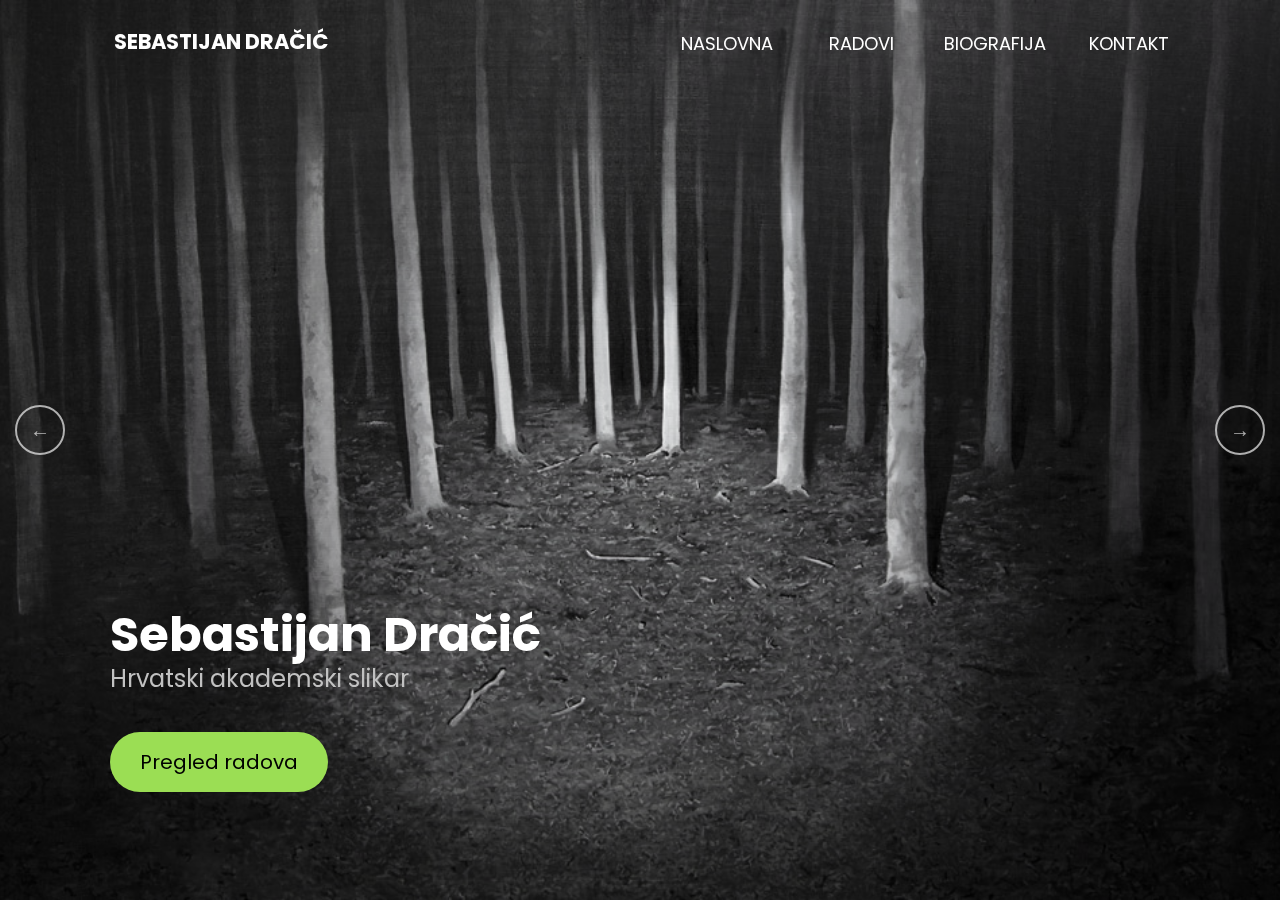
<file: index.html>
<!DOCTYPE html>

<html lang="hr">
<head>
    <meta charset="utf-8">
    <meta name="viewport" content="width=device-width, initial-scale=1, shrink-to-fit=no">
    <meta name="description" content="">
    <meta name="author" content="Patrik Stojsavljevic">
    <title>Sebastijan Dračić</title>
    <link href="css/vendors/bootstrap-reboot.css" rel="stylesheet">
    <link href="css/vendors/bootstrap-grid.css" rel="stylesheet">
    <link href="css/style.css" rel="stylesheet">
    <link rel="preconnect" href="https://fonts.googleapis.com">
    <link rel="preconnect" href="https://fonts.gstatic.com" crossorigin>
    <link href="https://fonts.googleapis.com/css2?family=Poppins:wght@400;700&display=swap" rel="stylesheet">
    <link rel="stylesheet" href="fontawesome-free-5.13.0-web/css/all.css" />

    <style>
        * {
            padding: 0;
            margin: 0;
            box-sizing: border-box;
        }

        .slider {
            width: 100vw;
            height: 100vh;
            position: relative;
            overflow: hidden;
        }

        .slide {
            position: absolute;
            top: 0;
            left: 0;
            width: 100%;
            height: 100%;
            opacity: 0;
            transition: all 0.5s ease;
        }

        .current {
            opacity: 1;
        }

        .slide .content {
            position: absolute;
            bottom: 5%;
            left: -600px;
            background: rgba(255, 255, 255, 0.6);
            padding: 10px 25px;
            width: 40%;
            line-height: 1.6;
            font-size: 14px;
            border-radius: 5px;
            opacity: 0;
            transition: all 0.7s ease-in-out 0.3s;
        }

        .buttons {
            position: absolute;
            top: 45%;
            left: 0;
            right: 0;
        }

        .next-btn,
        .prev-btn {
            width: 50px;
            height: 50px;
            border-radius: 50%;
            border: 2px solid #f1f1f1;
            color: #f1f1f1;
            font-size: 20px;
            cursor: pointer;
            background: transparent;
            transition: all 0.3s ease;
            opacity: 0.7;
        }

        .next-btn {
            position: absolute;
            right: 15px;
        }

        .prev-btn {
            position: absolute;
            left: 15px;
        }

            .next-btn:hover,
            .prev-btn:hover {
                background-color: rgba(0,0,0,0.8);
                opacity: 0.7;
            }

        .slide {
            -webkit-filter: grayscale(100%);
            filter: grayscale(70%);
        }

            .slide:first-child {
                background: url("images/dracic_07.jpg") no-repeat center center/cover;
            }

            .slide:nth-child(2) {
                background: url("images/kob/theuniverseisindifferent2017uljenaplatnu.jpg") no-repeat center center/cover;
            }

            .slide:nth-child(3) {
                background: url("images/crveno more.jpg") no-repeat center center/cover;
            }

            .slide:nth-child(4) {
                background: url("images/22x1.125.png") no-repeat center center/cover;
            }

            .slide:nth-child(5) {
                background: url("images/gray/1x3.jpg") no-repeat center center/cover;
            }

        @media screen and (max-width: 768px) {
            .slide .content {
                width: 100%;
                bottom: -15%;
                left: 0;
            }

            .slide.current .content {
                opacity: 1;
                transform: translateY(0%);
                left: 0;
                bottom: 0%;
            }
        }
    </style>
</head>

<body>

    <nav class="nav container-fluid">
        <div class="row">
            <div class="nav-logo col-sm-12 col-md-6 col-lg-6">
                <div class="row">
                    <div class="col-xs-8 col-sm-8 col-md-12 col-lg-12">
                        <h2><a href="index.html">SEBASTIJAN DRAČIĆ</a></h2>
                    </div>
                    <div class="col-xs-4 col-sm-4 col-md-0 col-lg-0">
                        <a class="icon" href="#hamburger-icon" onclick="hamburgerDrop()">
                            <i class="fa fa-bars"></i>
                        </a>
                    </div>
                </div>
            </div>
            <div class="col-sm-12 col-md-6 col-lg-6 row" id="links">
                <div class="nav-element col-sm-12 col-md-3 col-lg-3">
                    <a href="index.html">NASLOVNA</a>
                </div>
                <div class="nav-element col-sm-12 col-md-3 col-lg-3">
                    <a href="radovi.html">RADOVI</a>
                </div>
                <div class="nav-element col-sm-12 col-md-3 col-lg-3">
                    <a href="biografija.html">BIOGRAFIJA</a>
                </div>
                <div class="nav-element col-sm-12 col-md-3 col-lg-3">
                    <a href="kontakt.html">KONTAKT</a>
                </div>
            </div>
        </div>
    </nav>

    <section class="slider">
        <div class="slide current">
        </div>
        <div class="slide">
        </div>
        <div class="slide">
        </div>
        <div class="slide">
        </div>
        <div class="slide">
        </div>
        <article class="naslovni col-sm-7 col-md-7 col-lg-7">
            <h2>Sebastijan Dračić</h2>
            <p>Hrvatski akademski slikar</p>
            <a href="radovi.html"><button>Pregled radova</button></a>
        </article>-->
    </section>
    <div class="buttons">
        <button class="prev-btn">&leftarrow;</button>
        <button class="next-btn">&rightarrow;</button>
    </div>

    <script src="js/main.js"></script>
    <script>

        // Global variable
        const slides = document.querySelectorAll(".slide");
        const nextBtn = document.querySelector(".next-btn");
        const prevBtn = document.querySelector(".prev-btn");

        const auto = true;
        const intervalTime = 5000;
        let slidesInterval;

        // Button click listener
        nextBtn.addEventListener("click", (e) => {
            nextSlide();
            if (auto) {
                //reset slide interval
                clearInterval(slidesInterval);

                slidesInterval = setInterval(nextSlide, intervalTime);
            }
        });

        prevBtn.addEventListener("click", (e) => {
            prevSlide();
            if (auto) {
                //reset slide interval
                clearInterval(slidesInterval);

                slidesInterval = setInterval(nextSlide, intervalTime);
            }
        });

        // let's go create a nextSlide function
        const nextSlide = () => {
            // Get current class
            const current = document.querySelector(".current");
            // remove current class
            current.classList.remove("current");
            // nextElementSibling for next slide
            if (current.nextElementSibling) {
                // jump current class in next div
                current.nextElementSibling.classList.add("current");
            } else {
                //reset slide
                slides[0].classList.add("current");
            }

            setTimeout(() => current.classList.remove("current"));
        };

        // let's go create a prevSlide function
        const prevSlide = () => {
            // Get current class
            const current = document.querySelector(".current");
            // remove current class
            current.classList.remove("current");
            // previousElementSibling for prev slide
            if (current.previousElementSibling) {
                // jump current class in previous div
                current.previousElementSibling.classList.add("current");
            } else {
                //reset slide
                slides[slides.length - 1].classList.add("current");
            }

            setTimeout(() => current.classList.remove("current"));
        };

        if (auto) {
            slidesInterval = setInterval(nextSlide, intervalTime);
        }
    </script>
</body>

</html>
</file>
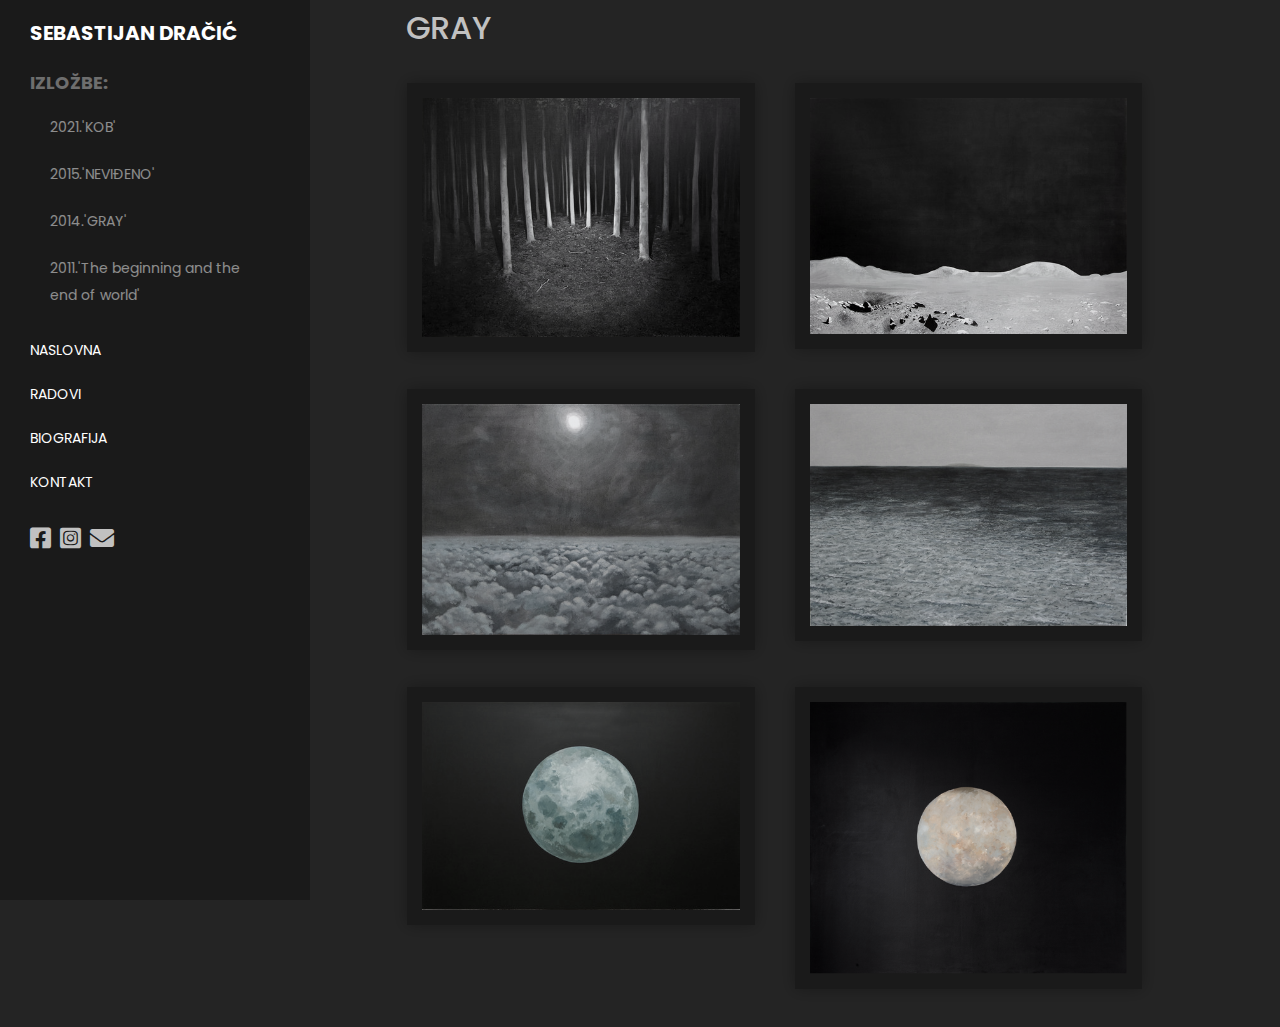
<file: gray.html>
<!DOCTYPE html>

<html lang="hr">
<head>
    <meta charset="utf-8">
    <meta name="viewport" content="width=device-width, initial-scale=1, shrink-to-fit=no">
    <meta name="description" content="navigacija">
    <meta name="author" content="Patrik Stojsavljevic">
    <title>Sebastijan Dračić</title>
    <link href="css/vendors/bootstrap-reboot.css" rel="stylesheet">
    <link rel="stylesheet" type="text/css" href="css/bootstrap.min.css">
    <link href="css/vendors/bootstrap-grid.css" rel="stylesheet">
    <link href="css/style.css" rel="stylesheet">
    <link rel="preconnect" href="https://fonts.googleapis.com">
    <link rel="preconnect" href="https://fonts.gstatic.com" crossorigin>
    <link href="https://fonts.googleapis.com/css2?family=Poppins:wght@400;700&display=swap" rel="stylesheet">
    <link rel="stylesheet" href="fontawesome-free-5.13.0-web/css/all.css" />
</head>

<body>
    <div class="container-fluid row">
        <nav class="bocna col-sm-12 col-md-4 col-lg-3">
            <div class="column">
                <div class="nav-logo col-sm-12 col-md-12 col-lg-12">
                    <div class="row">
                        <div class="col-xs-8 col-sm-8 col-md-12 col-lg-12">
                            <h2><a href="index.html">SEBASTIJAN DRAČIĆ</a></h2>
                        </div>
                        <div class="col-xs-4 col-sm-4 col-md-0 col-lg-0">
                            <a class="icon" href="#hamburger-icon" onclick="hamburgerDrop()">
                                <i class="fa fa-bars"></i>
                            </a>
                        </div>
                    </div>
                </div>
                <div class="col-sm-12 col-md-12 col-lg-12 column" id="izlozbe">
                    <h2>IZLOŽBE:</h2>
                    <div class="nav-element col-sm-12 col-md-12 col-lg-12">
                        <a href="radovi.html">2021.'KOB'</a>
                    </div>
                    <div class="nav-element col-sm-12 col-md-12 col-lg-12">
                        <a href="nevideno.html">2015.'NEVIĐENO'</a>
                    </div>
                    <div class="nav-element col-sm-12 col-md-12 col-lg-12">
                        <a href="gray.html">2014.'GRAY'</a>
                    </div>
                    <div class="nav-element col-sm-12 col-md-12 col-lg-12">
                        <a href="world.html">2011.'The beginning and the end of world'</a>
                    </div>
                </div>
                <div class="col-sm-12 col-md-6 col-lg-5 column" id="links">
                    <div class="nav-element col-sm-12 col-md-3 col-lg-3">
                        <a href="index.html">NASLOVNA</a>
                    </div>
                    <div class="nav-element col-sm-12 col-md-3 col-lg-3">
                        <a href="radovi.html">RADOVI</a>
                    </div>
                    <div class="nav-element col-sm-12 col-md-3 col-lg-3">
                        <a href="biografija.html">BIOGRAFIJA</a>
                    </div>
                    <div class="nav-element col-sm-12 col-md-3 col-lg-3">
                        <a href="kontakt.html">KONTAKT</a>
                    </div>
                </div>
                <div class="media row" id="media">
                    <span class="fa-stack fa-2x col-sm-12 col-md-12 col-lg-12">
                        <a href="https://www.facebook.com/sebastian.dracic"><i class="fab fa-facebook-square"></i></a>
                        <a href="https://www.instagram.com/sebastijandracic/?hl=hr"><i class="fab fa-instagram-square"></i></a>
                        <a href="kontakt.html"><i class="fas fa-envelope"></i></a>
                    </span>
                </div>
            </div>
        </nav>
        <div class="col-sm-0 col-md-3 col-lg-3"></div>
        <div class="col-sm-12 col-md-9 col-lg-9">
            <div class="row">
                <div class="naziv-izlozbe col-sm-12 col-md-12 col-lg-12">
                    <h2>GRAY</h2>
                </div>
                <div class="rad col-sm-0 col-md-2 col-lg-1">
                </div>
                <div class="rad col-sm-12 col-md-5 col-lg-5">
                    <img id="myImg" class="gallery-item" src="images/gray/5.jpg" title="Pogled u tamu" alt="Sebastijan Dračić, 2013, ulje na platnu, 150x200 cm"/>
                </div>
                <div class="rad col-sm-12 col-md-5 col-lg-5">
                    <img id="myImg" class="gallery-item" src="images/gray/6.jpg" title="Život je težak na drugim planetima" alt="Sebastijan Dračić, 2013, ulje na platnu, 150x200 cm"/>
                </div>
                <div class="rad col-xs-0 col-sm-0 col-md-0 col-lg-1">
                </div>
                <div class="rad col-sm-0 col-md-2 col-lg-1">
                </div>
                <div class="rad col-xs-0 col-sm-12 col-md-5 col-lg-5">
                    <img id="myImg" class="gallery-item"  src="images/gray/1.jpg" title="U snovima" alt="Sebastijan Dračić, 2013, ulje na platnu, 150x170 cm"/>
                </div>
                <div class="rad col-sm-12 col-md-5 col-lg-5">
                    <img id="myImg" class="gallery-item" src="images/gray/4.jpg" title="Otok" alt="Sebastijan Dračić, 2014, ulje na platnu, 150x200 cm"/>
                </div>
                <div class="rad col-sm-0 col-md-0 col-lg-1">
                </div>
                <div class="rad col-xs-0 col-sm-0 col-md-2 col-lg-1">
                </div>
                <div class="rad col-sm-12 col-md-5 col-lg-5">
                    <img id="myImg" class="gallery-item" src="images/gray/2.jpg" title="Snovi" alt="Sebastijan Dračić, 2013, ulje na platnu, 150x170 cm"/>
                </div>
                <div class="rad col-sm-12 col-md-5 col-lg-5">
                    <img id="myImg" class="gallery-item" src="images/gray/In-dramsx0.4.png" title="U snovima" alt="Sebastijan Dračić, 2013, ulje na platnu, 150x170 cm"/>
                </div>
            </div>
        </div>
    </div>

    <div class="modal fade" id="gallery-modal" tabindex="-1" aria-labelledby="exampleModalLabel" aria-hidden="true">
        <div class="modal-dialog modal-dialog-centered modal-lg">
            <div class="modal-content">
                <div class="modal-header">
                    <h4 id="title"></h4>
                    <button type="button" class="btn-close" data-bs-dismiss="modal" aria-label="Close" style="font-size: 18px; background-color: #9BDE54;"></button>
                </div>
                <div class="modal-body">
                    <img src="images/kob/dracic_02.jpg" class="modal-img" alt="modal img">
                    <p id="text" style="padding: 5px;"></p>
                </div>
            </div>
        </div>
    </div>

    <script src="js/bootstrap.bundle.min.js"></script>
    <script src="js/main.js"></script>
</body>

</html>
</file>
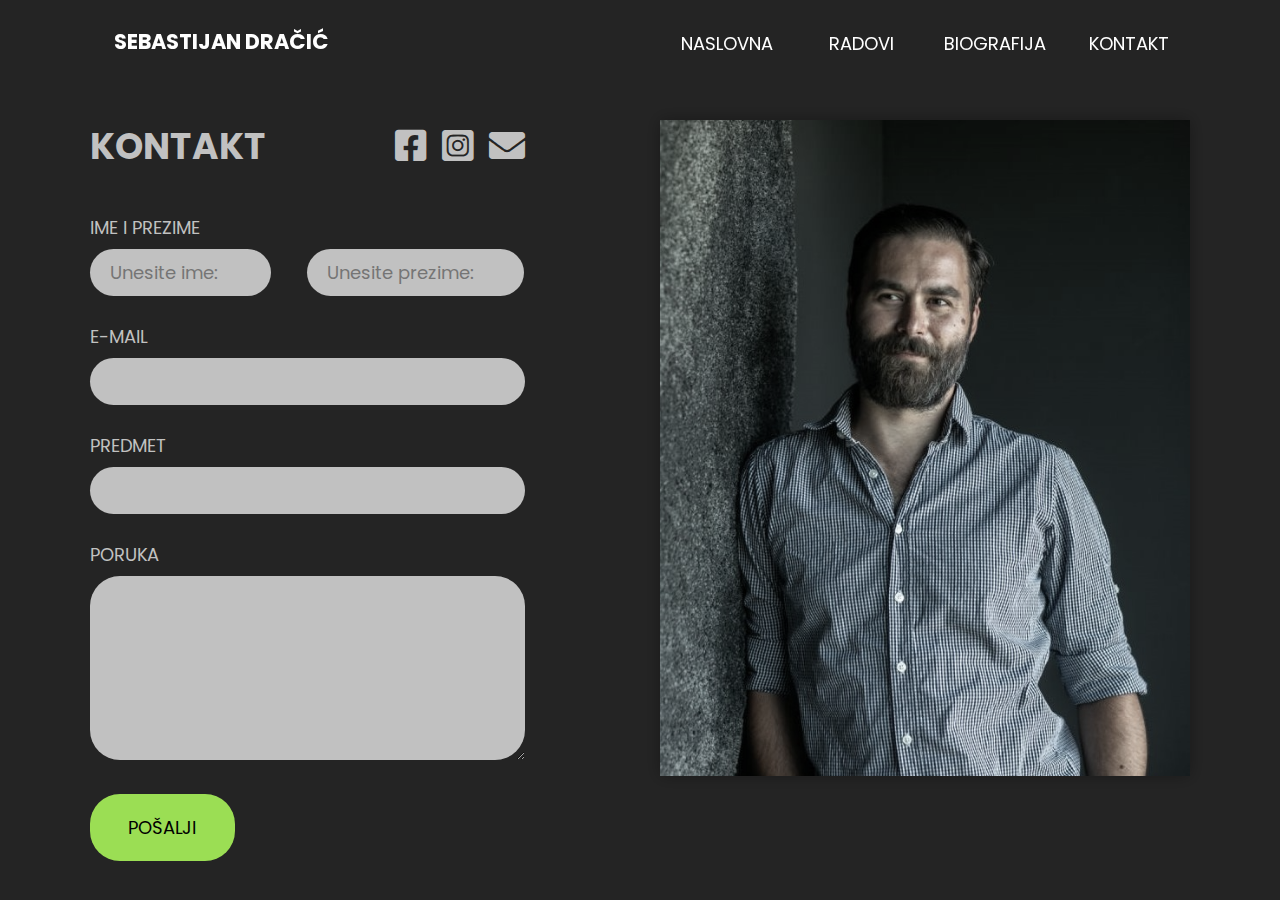
<file: kontakt.html>
<!DOCTYPE html>

<html lang="hr">
<head>
    <meta charset="utf-8">
    <meta name="viewport" content="width=device-width, initial-scale=1, shrink-to-fit=no">
    <meta name="description" content="">
    <meta name="author" content="Patrik Stojsavljevic">
    <title>Sebastijan Dračić</title>
    <link href="css/vendors/bootstrap-reboot.css" rel="stylesheet">
    <link href="css/vendors/bootstrap-grid.css" rel="stylesheet">
    <link href="css/style.css" rel="stylesheet">
    <link rel="preconnect" href="https://fonts.googleapis.com">
    <link rel="preconnect" href="https://fonts.gstatic.com" crossorigin>
    <link href="https://fonts.googleapis.com/css2?family=Poppins:wght@400;700&display=swap" rel="stylesheet">
    <link rel="stylesheet" href="fontawesome-free-5.13.0-web/css/all.css" />
</head>

<body>
    <nav class="nav container-fluid">
        <div class="row">
            <div class="nav-logo col-sm-12 col-md-6 col-lg-6">
                <div class="row">
                    <div class="col-xs-8 col-sm-8 col-md-12 col-lg-12">
                        <h2><a href="index.html">SEBASTIJAN DRAČIĆ</a></h2>
                    </div>
                    <div class="col-xs-4 col-sm-4 col-md-0 col-lg-0">
                        <a class="icon" href="#hamburger-icon" onclick="hamburgerDrop()">
                            <i class="fa fa-bars"></i>
                        </a>
                    </div>
                </div>
            </div>
            <div class="col-sm-12 col-md-6 col-lg-6 row" id="links">
                <div class="nav-element col-sm-12 col-md-3 col-lg-3">
                    <a href="index.html">NASLOVNA</a>
                </div>
                <div class="nav-element col-sm-12 col-md-3 col-lg-3">
                    <a href="radovi.html">RADOVI</a>
                </div>
                <div class="nav-element col-sm-12 col-md-3 col-lg-3">
                    <a href="biografija.html">BIOGRAFIJA</a>
                </div>
                <div class="nav-element col-sm-12 col-md-3 col-lg-3">
                    <a href="kontakt.html">KONTAKT</a>
                </div>
            </div>
        </div>
    </nav>

    <section class="forma container">
        <div class="row">
            <form class="col-sm-12 col-md-12 col-lg-5">
                <div class="row">
                    <div class="col-xs-6 col-sm-6 col-md-6 col-lg-6">
                        <h3>KONTAKT</h3>
                    </div>
                    <div class="media col-xs-4 col-sm-6 col-md-6 col-lg-6 row" style="text-align: right">
                        <span class="col-sm-12 col-md-12 col-lg-12">
                            <a href="https://www.facebook.com/sebastian.dracic"><i class="fab fa-facebook-square"></i></a>
                            <a href="https://www.instagram.com/sebastijandracic/?hl=hr"><i class="fab fa-instagram-square"></i></a>
                            <a href="kontakt.html"><i class="fas fa-envelope"></i></a>
                        </span>
                    </div>
                </div>
                <label for="ime">IME I PREZIME</label><br>
                <input class="col-sm-12 col-md-5 col-lg-5" style="margin-right: 7%;" type="text" id="ime" name="ime" placeholder="Unesite ime:">
                <input class="col-sm-12 col-md-6 col-lg-6" type="text" id="prezime" name="prezime" placeholder="Unesite prezime:"><br><br>
                <label for="mail">E-MAIL</label><br />
                <input class="col-lg-12" type="email" id="mail" name="mail" /><br /><br />
                <label for="predmet">PREDMET</label><br />
                <input class="col-lg-12" type="text" id="predmet" name="predmet" /><br /><br />
                <label dor="poruka">PORUKA</label><br />
                <textarea class="col-lg-12" style="height: 28%" id="poruka" name="poruka"></textarea><br /><br />
                <input class="col-lg-4" type="submit" id="posalji" value="POŠALJI">
            </form>
            <div class="col-md-0 col-lg-1"></div>
            <div class="kontaktSlika offset-md-1 col-sm-0 col-md-0 col-lg-6">
                <img src="images/sebastijandracic2.jpg">
            </div>
        </div> 
    </section>

    <script src="js/main.js"></script>
</body>

</html>
</file>
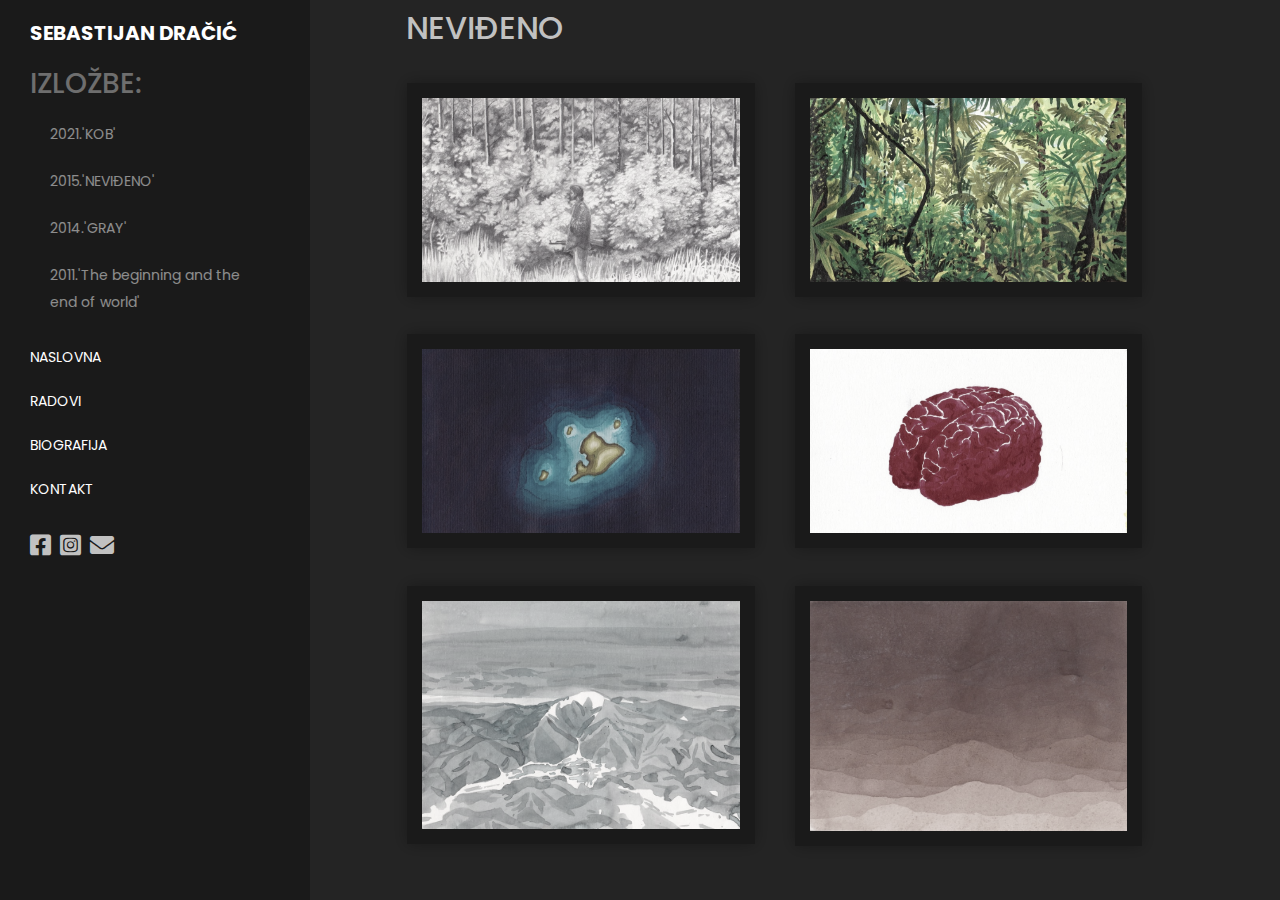
<file: nevideno.html>
<!DOCTYPE html>

<html lang="hr">
<head>
    <meta charset="utf-8">
    <meta name="viewport" content="width=device-width, initial-scale=1, shrink-to-fit=no">
    <meta name="description" content="navigacija">
    <meta name="author" content="Patrik Stojsavljevic">
    <title>Sebastijan Dračić</title>
    <link href="css/vendors/bootstrap-reboot.css" rel="stylesheet">
    <link rel="stylesheet" type="text/css" href="css/bootstrap.min.css">
    <link href="css/vendors/bootstrap-grid.css" rel="stylesheet">
    <link href="css/style.css" rel="stylesheet">
    <link rel="preconnect" href="https://fonts.googleapis.com">
    <link rel="preconnect" href="https://fonts.gstatic.com" crossorigin>
    <link href="https://fonts.googleapis.com/css2?family=Poppins:wght@400;700&display=swap" rel="stylesheet">
    <link rel="stylesheet" href="fontawesome-free-5.13.0-web/css/all.css" />
</head>

<body>
    <div class="container-fluid row">
        <nav class="bocna col-sm-12 col-md-4 col-lg-3">
            <div class="column">
                <div class="nav-logo col-sm-12 col-md-12 col-lg-12">
                    <div class="row">
                        <div class="col-xs-8 col-sm-8 col-md-12 col-lg-12">
                            <h2><a href="index.html">SEBASTIJAN DRAČIĆ</a></h2>
                        </div>
                        <div class="col-xs-4 col-sm-4 col-md-0 col-lg-0">
                            <a class="icon" href="#hamburger-icon" onclick="hamburgerDrop()">
                                <i class="fa fa-bars"></i>
                            </a>
                        </div>
                    </div>
                </div>
                <div class="col-sm-12 col-md-12 col-lg-12 column" id="izlozbe">
                    <h3>IZLOŽBE:</h3>
                    <div class="nav-element col-sm-12 col-md-12 col-lg-12">
                        <a href="radovi.html">2021.'KOB'</a>
                    </div>
                    <div class="nav-element col-sm-12 col-md-12 col-lg-12">
                        <a href="nevideno.html">2015.'NEVIĐENO'</a>
                    </div>
                    <div class="nav-element col-sm-12 col-md-12 col-lg-12">
                        <a href="gray.html">2014.'GRAY'</a>
                    </div>
                    <div class="nav-element col-sm-12 col-md-12 col-lg-12">
                        <a href="world.html">2011.'The beginning and the end of world'</a>
                    </div>
                </div>
                <div class="col-sm-12 col-md-6 col-lg-5 column" id="links">
                    <div class="nav-element col-sm-12 col-md-3 col-lg-3">
                        <a href="index.html">NASLOVNA</a>
                    </div>
                    <div class="nav-element col-sm-12 col-md-3 col-lg-3">
                        <a href="radovi.html">RADOVI</a>
                    </div>
                    <div class="nav-element col-sm-12 col-md-3 col-lg-3">
                        <a href="biografija.html">BIOGRAFIJA</a>
                    </div>
                    <div class="nav-element col-sm-12 col-md-3 col-lg-3">
                        <a href="kontakt.html">KONTAKT</a>
                    </div>
                </div>
                <div class="media row" id="media">
                    <span class="fa-stack fa-2x col-sm-12 col-md-12 col-lg-12">
                        <a href="https://www.facebook.com/sebastian.dracic"><i class="fab fa-facebook-square"></i></a>
                        <a href="https://www.instagram.com/sebastijandracic/?hl=hr"><i class="fab fa-instagram-square"></i></a>
                        <a href="kontakt.html"><i class="fas fa-envelope"></i></a>
                    </span>
                </div>
            </div>
        </nav>
        <div class="col-sm-0 col-md-3 col-lg-3"></div>
        <div class="col-sm-12 col-md-9 col-lg-9">
            <div class="row">
                <div class="naziv-izlozbe col-sm-12 col-md-12 col-lg-12">
                    <h2>NEVIĐENO</h2>
                </div>
                <div class="rad col-sm-0 col-md-2 col-lg-1">
                </div>
                <div class="rad col-sm-12 col-md-5 col-lg-5">
                    <img id="myImg" class="gallery-item" src="images/nevideno/1.jpg" alt="Lovac" />
                </div>
                <div class="rad col-sm-12 col-md-5 col-lg-5">
                    <img id="myImg" class="gallery-item" src="images/nevideno/2.jpg" alt="Đungla" />
                </div>
                <div class="rad col-xs-0 col-sm-0 col-md-0 col-lg-1">
                </div>
                <div class="rad col-sm-0 col-md-2 col-lg-1">
                </div>
                <div class="rad col-xs-0 col-sm-12 col-md-5 col-lg-5">
                    <img id="myImg" class="gallery-item" src="images/nevideno/3.jpg" alt="Otok" />
                </div>
                <div class="rad col-sm-12 col-md-5 col-lg-5">
                    <img id="myImg" class="gallery-item" src="images/nevideno/4.jpg" alt="Mozak" />
                </div>
                <div class="rad col-sm-0 col-md-0 col-lg-1">
                </div>
                <div class="rad col-xs-0 col-sm-0 col-md-2 col-lg-1">
                </div>
                <div class="rad col-sm-12 col-md-5 col-lg-5">
                    <img id="myImg" class="gallery-item" src="images/nevideno/4jpg.800x800_q85.jpg" alt="Planina" />
                </div>
                <div class="rad col-sm-12 col-md-5 col-lg-5">
                    <img id="myImg" class="gallery-item" src="images/nevideno/5_1.jpg.800x800_q85.jpg" alt="Kontrast" />
                </div>
            </div>
        </div>
    </div>

    <div class="modal fade" id="gallery-modal" tabindex="-1" aria-labelledby="exampleModalLabel" aria-hidden="true">
        <div class="modal-dialog modal-dialog-centered modal-lg">
            <div class="modal-content">
                <div class="modal-header">
                    <h5 id="title"></h5>
                    <button type="button" class="btn-close" style="background-color: #9BDE54;" data-bs-dismiss="modal" aria-label="Close"></button>
                </div>
                <div class="modal-body">
                    <img src="images/kob/dracic_02.jpg" class="modal-img" alt="modal img">
                </div>
            </div>
        </div>
    </div>

    <script src="js/bootstrap.bundle.min.js"></script>
    <script src="js/main.js"></script>
</body>

</html>
</file>
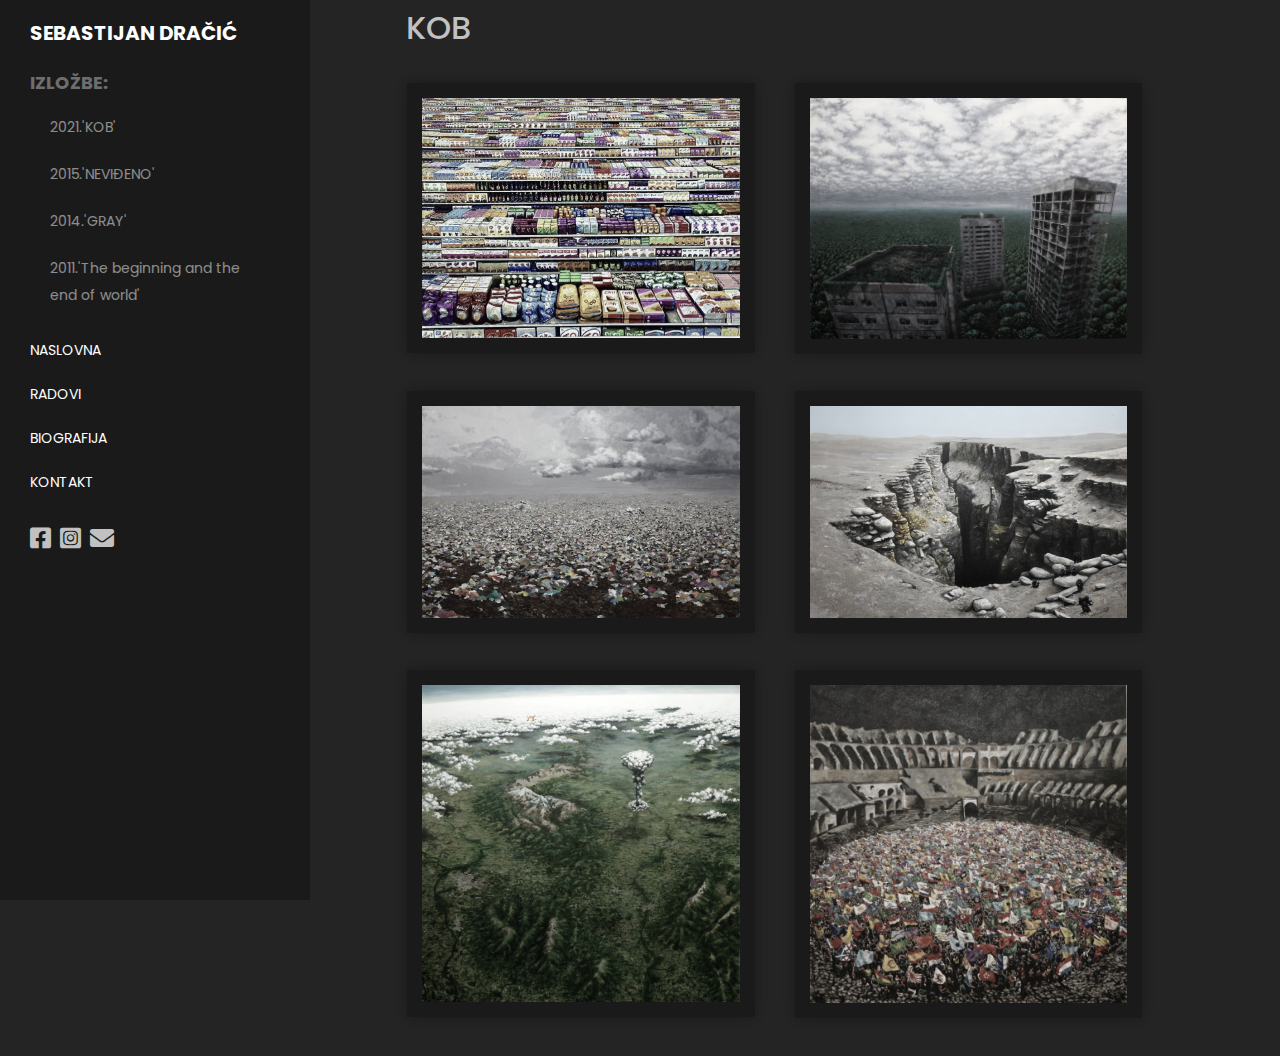
<file: radovi.html>
<!DOCTYPE html>

<html lang="hr">
<head>
    <meta charset="utf-8">
    <meta name="viewport" content="width=device-width, initial-scale=1, shrink-to-fit=no">
    <meta name="description" content="navigacija">
    <meta name="author" content="Patrik Stojsavljevic">
    <title>Sebastijan Dračić</title>
    <link href="css/vendors/bootstrap-reboot.css" rel="stylesheet">
    <link rel="stylesheet" type="text/css" href="css/bootstrap.min.css">
    <link href="css/vendors/bootstrap-grid.css" rel="stylesheet">
    <link href="css/style.css" rel="stylesheet">
    <link rel="preconnect" href="https://fonts.googleapis.com">
    <link rel="preconnect" href="https://fonts.gstatic.com" crossorigin>
    <link href="https://fonts.googleapis.com/css2?family=Poppins:wght@400;700&display=swap" rel="stylesheet">
    <link rel="stylesheet" href="fontawesome-free-5.13.0-web/css/all.css" />
</head>

<body>
    <div class="container-fluid row">
        <nav class="bocna col-sm-12 col-md-4 col-lg-3">
            <div class="column">
                <div class="nav-logo col-sm-12 col-md-12 col-lg-12">
                    <div class="row">
                        <div class="col-xs-8 col-sm-8 col-md-12 col-lg-12">
                            <h2><a href="index.html">SEBASTIJAN DRAČIĆ</a></h2>
                        </div>
                        <div class="col-xs-4 col-sm-4 col-md-0 col-lg-0">
                            <a class="icon" href="#hamburger-icon" onclick="hamburgerDrop()">
                                <i class="fa fa-bars"></i>
                            </a>
                        </div>
                    </div>
                </div>
                <div class="col-sm-12 col-md-12 col-lg-12 column" id="izlozbe">
                    <h2>IZLOŽBE:</h2>
                    <div class="nav-element col-sm-12 col-md-12 col-lg-12">
                        <a href="radovi.html">2021.'KOB'</a>
                    </div>
                    <div class="nav-element col-sm-12 col-md-12 col-lg-12">
                        <a href="nevideno.html">2015.'NEVIĐENO'</a>
                    </div>
                    <div class="nav-element col-sm-12 col-md-12 col-lg-12">
                        <a href="gray.html">2014.'GRAY'</a>
                    </div>
                    <div class="nav-element col-sm-12 col-md-12 col-lg-12">
                        <a href="world.html">2011.'The beginning and the end of world'</a>
                    </div>
                </div>
                <div class="col-sm-12 col-md-6 col-lg-5 column" id="links">
                    <div class="nav-element col-sm-12 col-md-3 col-lg-3">
                        <a href="index.html">NASLOVNA</a>
                    </div>
                    <div class="nav-element col-sm-12 col-md-3 col-lg-3">
                        <a href="radovi.html">RADOVI</a>
                    </div>
                    <div class="nav-element col-sm-12 col-md-3 col-lg-3">
                        <a href="biografija.html">BIOGRAFIJA</a>
                    </div>
                    <div class="nav-element col-sm-12 col-md-3 col-lg-3">
                        <a href="kontakt.html">KONTAKT</a>
                    </div>
                </div>
                <div class="media row" id="media">
                    <span class="fa-stack fa-2x col-sm-12 col-md-12 col-lg-12">
                        <a href="https://www.facebook.com/sebastian.dracic"><i class="fab fa-facebook-square"></i></a>
                        <a href="https://www.instagram.com/sebastijandracic/?hl=hr"><i class="fab fa-instagram-square"></i></a>
                        <a href="kontakt.html"><i class="fas fa-envelope"></i></a>
                    </span>
                </div>
            </div>
        </nav>
        <div class="col-sm-0 col-md-3 col-lg-3"></div>
        <div class="col-sm-12 col-md-9 col-lg-9">
            <div class="row">
                <div class="naziv-izlozbe col-sm-12 col-md-12 col-lg-12">
                    <h2>KOB</h2>
                </div>
                <div class="rad col-sm-0 col-md-2 col-lg-1">
                </div>
                <div class="rad col-sm-12 col-md-5 col-lg-5">
                    <img id="myImg" class="gallery-item" src="images/kob/1.jpg" title="Namirnice" alt="Sebastijan Dračić, 2021, ulje na platnu, 150x200 cm" />
                </div>
                <div class="rad col-sm-12 col-md-5 col-lg-5">
                    <img id="myImg" class="gallery-item" src="images/kob/babilon2021uljenaplatnu.jpg" title="Babilon" alt="Sebastijan Dračić, 2021, ulje na platnu, 150x200 cm" />
                </div>
                <div class="rad col-xs-0 col-sm-0 col-md-0 col-lg-1">
                </div>
                <div class="rad col-sm-0 col-md-2 col-lg-1">
                </div>
                <div class="rad col-xs-0 col-sm-12 col-md-5 col-lg-5">
                    <img id="myImg" class="gallery-item" src="images/kob/dracic_05.jpg" title="Sumrak bogova" alt="Sebastijan Dračić, 2018, ulje na platnu, 150x200 cm" />
                </div>
                <div class="rad col-sm-12 col-md-5 col-lg-5">
                    <img id="myImg" class="gallery-item" src="images/kob/dracic_02.jpg" title="Paleolitika" alt="Sebastijan Dračić, 2021, ulje na platnu, 150x200 cm" />
                </div>
                <div class="rad col-sm-0 col-md-0 col-lg-1">
                </div>
                <div class="rad col-xs-0 col-sm-0 col-md-2 col-lg-1">
                </div>
                <div class="rad col-sm-12 col-md-5 col-lg-5">
                    <img id="myImg" class="gallery-item" src="images/kob/Doublespeak.jpg" title="Dvostruki govor" alt="Sebastijan Dračić, 2017, ulje na platnu, 200x200 cm" />
                </div>
                <div class="rad col-sm-12 col-md-5 col-lg-5">
                    <img id="myImg" class="gallery-item" src="images/kob/hespeaksinstonesandtreesthebonesofthings2019.jpg" title="On govori kamenjem i drvećem, kosti od stvari" alt="Sebastijan Dračić, 2019, ulje na platnu, 150x150 cm" />
                </div>
            </div>
        </div>

        <div class="modal fade" id="gallery-modal" tabindex="-1" aria-labelledby="exampleModalLabel" aria-hidden="true">
            <div class="modal-dialog modal-dialog-centered modal-lg">
                <div class="modal-content">
                    <div class="modal-header">
                        <h4 id="title"></h4>
                        <button type="button" class="btn-close" data-bs-dismiss="modal" aria-label="Close" style="font-size: 18px; background-color: #9BDE54;"></button>
                    </div>
                    <div class="modal-body">
                        <img src="images/kob/dracic_02.jpg" class="modal-img" alt="modal img">
                        <p id="text" style="padding-top: 10px;"></p>
                    </div>
                </div>
            </div>
        </div>
    </div>

    <script src="js/bootstrap.bundle.min.js"></script>
    <script src="js/main.js"></script>
</body>

</html>
</file>
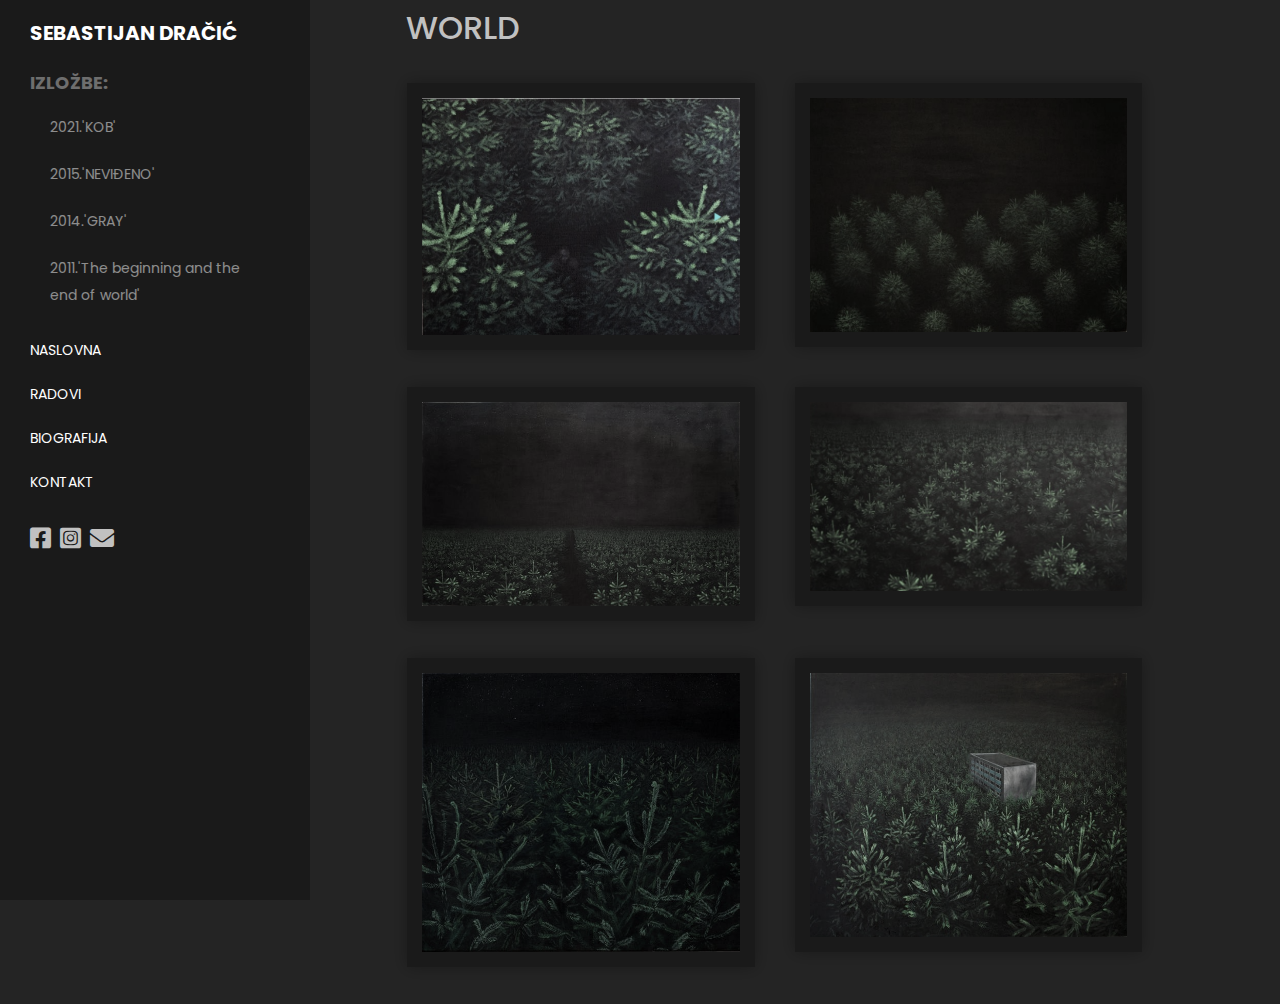
<file: world.html>
<!DOCTYPE html>

<html lang="hr">
<head>
    <meta charset="utf-8">
    <meta name="viewport" content="width=device-width, initial-scale=1, shrink-to-fit=no">
    <meta name="description" content="navigacija">
    <meta name="author" content="Patrik Stojsavljevic">
    <title>Sebastijan Dračić</title>
    <link href="css/vendors/bootstrap-reboot.css" rel="stylesheet">
    <link rel="stylesheet" type="text/css" href="css/bootstrap.min.css">
    <link href="css/vendors/bootstrap-grid.css" rel="stylesheet">
    <link href="css/style.css" rel="stylesheet">
    <link rel="preconnect" href="https://fonts.googleapis.com">
    <link rel="preconnect" href="https://fonts.gstatic.com" crossorigin>
    <link href="https://fonts.googleapis.com/css2?family=Poppins:wght@400;700&display=swap" rel="stylesheet">
    <link rel="stylesheet" href="fontawesome-free-5.13.0-web/css/all.css" />
</head>

<body>
    <div class="container-fluid row">
        <nav class="bocna col-sm-12 col-md-4 col-lg-3">
            <div class="column">
                <div class="nav-logo col-sm-12 col-md-12 col-lg-12">
                    <div class="row">
                        <div class="col-xs-8 col-sm-8 col-md-12 col-lg-12">
                            <h2><a href="index.html">SEBASTIJAN DRAČIĆ</a></h2>
                        </div>
                        <div class="col-xs-4 col-sm-4 col-md-0 col-lg-0">
                            <a class="icon" href="#hamburger-icon" onclick="hamburgerDrop()">
                                <i class="fa fa-bars"></i>
                            </a>
                        </div>
                    </div>
                </div>
                <div class="col-sm-12 col-md-12 col-lg-12 column" id="izlozbe">
                    <h2>IZLOŽBE:</h2>
                    <div class="nav-element col-sm-12 col-md-12 col-lg-12">
                        <a href="radovi.html">2021.'KOB'</a>
                    </div>
                    <div class="nav-element col-sm-12 col-md-12 col-lg-12">
                        <a href="nevideno.html">2015.'NEVIĐENO'</a>
                    </div>
                    <div class="nav-element col-sm-12 col-md-12 col-lg-12">
                        <a href="gray.html">2014.'GRAY'</a>
                    </div>
                    <div class="nav-element col-sm-12 col-md-12 col-lg-12">
                        <a href="world.html">2011.'The beginning and the end of world'</a>
                    </div>
                </div>
                <div class="col-sm-12 col-md-6 col-lg-5 column" id="links">
                    <div class="nav-element col-sm-12 col-md-3 col-lg-3">
                        <a href="index.html">NASLOVNA</a>
                    </div>
                    <div class="nav-element col-sm-12 col-md-3 col-lg-3">
                        <a href="radovi.html">RADOVI</a>
                    </div>
                    <div class="nav-element col-sm-12 col-md-3 col-lg-3">
                        <a href="biografija.html">BIOGRAFIJA</a>
                    </div>
                    <div class="nav-element col-sm-12 col-md-3 col-lg-3">
                        <a href="kontakt.html">KONTAKT</a>
                    </div>
                </div>
                <div class="media row" id="media">
                    <span class="fa-stack fa-2x col-sm-12 col-md-12 col-lg-12">
                        <a href="https://www.facebook.com/sebastian.dracic"><i class="fab fa-facebook-square"></i></a>
                        <a href="https://www.instagram.com/sebastijandracic/?hl=hr"><i class="fab fa-instagram-square"></i></a>
                        <a href="kontakt.html"><i class="fas fa-envelope"></i></a>
                    </span>
                </div>
            </div>
        </nav>
        <div class="col-sm-0 col-md-3 col-lg-3"></div>
        <div class="col-sm-12 col-md-9 col-lg-9">
            <div class="row">
                <div class="naziv-izlozbe col-sm-12 col-md-12 col-lg-12">
                    <h2>WORLD</h2>
                </div>
                <div class="rad col-sm-0 col-md-2 col-lg-1">
                </div>
                <div class="rad col-sm-12 col-md-5 col-lg-5">
                    <img id="myImg" class="gallery-item" src="images/world/1.jpg" alt="Uljez" />
                </div>
                <div class="rad col-sm-12 col-md-5 col-lg-5">
                    <img id="myImg" class="gallery-item" src="images/world/3.jpg" alt="Borovi u tami" />
                </div>
                <div class="rad col-xs-0 col-sm-0 col-md-0 col-lg-1">
                </div>
                <div class="rad col-sm-0 col-md-2 col-lg-1">
                </div>
                <div class="rad col-xs-0 col-sm-12 col-md-5 col-lg-5">
                    <img id="myImg" class="gallery-item" src="images/world/The-beginning-and-the-end-of-the-world-4.jpg" alt="Put"  />
                </div>
                <div class="rad col-sm-12 col-md-5 col-lg-5">
                    <img id="myImg" class="gallery-item" src="images/world/4.jpg" alt="Borovi" />
                </div>
                <div class="rad col-sm-0 col-md-0 col-lg-1">
                </div>
                <div class="rad col-xs-0 col-sm-0 col-md-2 col-lg-1">
                </div>
                <div class="rad col-sm-12 col-md-5 col-lg-5">
                    <img id="myImg" class="gallery-item" src="images/world/The-beginning-and-the-end-of-the-world-2.jpg" alt="Borovi" />
                </div>
                <div class="rad col-sm-12 col-md-5 col-lg-5">
                    <img id="myImg" class="gallery-item" src="images/world/The-beginning-and-the-end-of-the-world-1.jpg" alt="Kraj" />
                </div>
            </div>
        </div>
    </div>

    <div class="modal fade" id="gallery-modal" tabindex="-1" aria-labelledby="exampleModalLabel" aria-hidden="true">
        <div class="modal-dialog modal-dialog-centered modal-lg">
            <div class="modal-content">
                <div class="modal-header">
                    <h5 id="title"></h5>
                    <button type="button" class="btn-close" style="background-color: #9BDE54;" data-bs-dismiss="modal" aria-label="Close"></button>
                </div>
                <div class="modal-body">
                    <img src="images/kob/dracic_02.jpg" class="modal-img" alt="modal img">
                </div>
            </div>
        </div>
    </div>

    <script src="js/bootstrap.bundle.min.js"></script>
    <script src="js/main.js"></script>
</body>

</html>
</file>
<file: css/style.css>
/* Default */
:focus,
button:focus {
	outline: none;
}

* {
	margin: 0;
	padding: 0;
	font-family: 'Poppins', sans-serif;
}

img {
	display: block;
	width: 100%;
	height: auto;
}

ol, ul, dl {
	margin-bottom: 0;
	padding-left: 0;
}

/* Bootstrap Overrides */
.container, .container-sm, .container-md, .container-lg, .container-xl, .container-fluid {
	padding-left: 1.25rem;
	padding-right: 1.25rem;
}
@media (min-width: 1400px) {
	.container, .container-sm, .container-md, .container-lg, .container-xl {
		max-width: 1320px;
	}
}
.row {
	margin-left: -1.25rem;
	margin-right: -1.25rem;
}
.col-1, .col-2, .col-3, .col-4, .col-5, .col-6, .col-7, .col-8, .col-9, .col-10, .col-11, .col-12, .col, .col-auto,
.col-sm-1, .col-sm-2, .col-sm-3, .col-sm-4, .col-sm-5, .col-sm-6, .col-sm-7, .col-sm-8, .col-sm-9, .col-sm-10, .col-sm-11, .col-sm-12, .col-sm, .col-sm-auto,
.col-md-1, .col-md-2, .col-md-3, .col-md-4, .col-md-5, .col-md-6, .col-md-7, .col-md-8, .col-md-9, .col-md-10, .col-md-11, .col-md-12, .col-md, .col-md-auto,
.col-lg-1, .col-lg-2, .col-lg-3, .col-lg-4, .col-lg-5, .col-lg-6, .col-lg-7, .col-lg-8, .col-lg-9, .col-lg-10, .col-lg-11, .col-lg-12, .col-lg, .col-lg-auto,
.col-xl-1, .col-xl-2, .col-xl-3, .col-xl-4, .col-xl-5, .col-xl-6, .col-xl-7, .col-xl-8, .col-xl-9, .col-xl-10, .col-xl-11, .col-xl-12, .col-xl, .col-xl-auto {
	padding-left: 1.25rem;
	padding-right: 1.25rem;
}

/* Navigation Toggler */
.nav-toggler-wrapper {
	margin-left: auto;
	padding-left: 1.25rem;
	padding-right: 1.25rem;
}
@media (min-width: 992px) {
	.nav-toggler-wrapper {
		display: none;
	}
}
button.nav-toggler {
	display: block;
	position: relative;
	width: 1.5rem;
	height: 1.5rem;
	padding: 0;
	background-color: transparent;
	border: none;
	color: inherit;
}
button.nav-toggler > span {
	display: block;
	position: absolute;
	left: 0;
	right: 0;
	width: 100%;
	height: 0.125rem;
	background-color: currentColor;
}
button.nav-toggler > span:nth-of-type(1) {
	top: calc(50% - 0.3125rem - 0.0625rem);
	transition: top 0.125s ease-out 0.125s,
				transform 0.125s linear 0s;
}
button.nav-toggler > span:nth-of-type(2) {
	top: calc(50% - 0.0625rem);
	transition: opacity 0s linear 0.125s;
}
button.nav-toggler > span:nth-of-type(3) {
	top: calc(50% + 0.3125rem - 0.0625rem);
	transition: top 0.125s ease-out 0.125s,
				transform 0.125s linear 0s;
}
button.nav-toggler.open > span:nth-of-type(1) {
	top: calc(50% - 0.0625rem);
	transform:  rotate(-45deg);
	transition: top 0.125s linear 0s,
				transform 0.125s ease-out 0.125s;
}
button.nav-toggler.open > span:nth-of-type(2) {
	opacity: 0;
}
button.nav-toggler.open > span:nth-of-type(3) {
	top: calc(50% - 0.0625rem);
	transform:  rotate(45deg);
	transition: top 0.125s linear 0s,
				transform 0.125s ease-out 0.125s;
}
.nav {
	font-size: 18px;
	position: fixed;
	left: 0px;
	top: 20px;
	z-index: 2;
	width: 90%;
	margin-left: 5%;
	margin-right: 5%;
}
	nav a {
		color: white;
	}
	nav a:hover {
		color: #9BDE54;
		text-decoration: none;
	}
.nav-element {
	text-align: center;
	padding: 10px 0;
}
.nav-logo{
	text-align: left;
	padding-top: 6px;
	font-family: 'Poppins', sans-serif;
	font-size: 14px;
	padding-left: 50px;
}
.nav-logo a{
	margin: 0px;
	padding: 0px;
}
.col-lg-6 {
	margin: 0px;
}
body {
	background-color: #242424;
	height: auto;
	color: #C1C1C1;
	overflow-x: hidden;
}
.icon {
	display: none;
}
.naslovni {
	color: white;
	font-size: 24px;
	position: fixed;
	bottom: 12%;
	left: 7%;
}
	.naslovni p {
		margin-top: -18px;
		margin-bottom: 35px;
		color: #C1C1C1;
	}
	.naslovni button {
		background-color: #9BDE54;
		color: black;
		padding: 15px 30px;
		font-size: 1.25rem;
		border: 0px none;
		border-radius: 30px;
	}
		.naslovni button:hover {
			background-color: #76c225;
			box-shadow: 0 0 15px rgba(0, 0, 0, 0.3);
		}
	.naslovni h2{
		font-size: 48px;
	}
.forma {
	color: #C1C1C1;
	font-size: 18px;
	padding: 20px;
	margin-top: 100px;
	margin-bottom: 50px;
}
	.forma #ime, #prezime, #mail, #predmet, #poruka {
		background-color: #C1C1C1;
	}
	.forma h3{
		font-size: 36px;
		margin-bottom: 40px;
	}
#posalji {
	background-color: #9BDE54;
	color: black;
	padding: 20px;
}
	#posalji:hover {
		background-color: #76c225;
		box-shadow: 0 0 15px rgba(0, 0, 0, 0.3);
	}
.kontaktSlika img{
	-webkit-filter: grayscale(100%);
	filter: grayscale(55%);
	box-shadow: 0 0 15px rgba(0, 0, 0, 0.3);
}
#izlozbe {
	color: #C1C1C1;
	opacity: 0.5;
	font-size: 18px;
	margin-bottom: 4%;
	margin-top: 5%;
}
	#izlozbe .nav-element {
		text-align: left;
		padding-left: 20px;
		width: 100%;
	}
.bocna {
	background-color: #1A1A1A;
	height: 100%;
	margin-left: -10px;
	padding-top: 10px;
	position: fixed;
	top: 0px;
	left: 0px;
	z-index: 2;
}
.bocna a{
	text-decoration: none;
	font-size: 14px;
}
	.bocna h2 {
		font-size: 18px;
		font-weight: bold;
		padding-top: 5px;
	}
	.bocna h2 a{
		font-size: 20px;
	}
.bocna .nav-logo{
	margin: 0px;
	padding-left: 20px;
}
	.bocna .media a {
		font-size: 24px;
		margin: 0px;
	}
.media {
	margin: 0px;
	padding: 0px;
}
	.media a {
		color: #C1C1C1;
		text-decoration: none;
		font-size: 36px;
		margin-left: 10px;
	}
		.media a:hover {
			color: #9BDE54;
			text-decoration: none;
		}
.rad {
	-webkit-filter: grayscale(100%);
	filter: grayscale(70%);
	margin-bottom: 4%;
}
	.rad:hover {
		-webkit-filter: grayscale(100%);
		filter: grayscale(0%);
	}
	.rad img {
		max-width: 100%;
		background-color: #1A1A1A;
		padding: 15px;
		width: 100%;
		box-shadow: 0 0 15px rgba(0, 0, 0, 0.3);
		cursor: pointer;
	}

.modal-content {
	background-color: #1A1A1A;
	color: #C1C1C1;
}
.modal-header {
	border-bottom: 0px none;
}
.modal{
	position: fixed;
	top: 0px;
	left: 0px;
}

.naziv-izlozbe h2 {
	color: #C1C1C1;
	margin-bottom: 4%;
	margin-top: 1%;
	margin-left: 8.5%;
}

form input{
	padding: 10px;
	border-radius: 30px;
	border: 0px none;
}

form textarea {
	padding: 10px;
	border-radius: 30px;
	border: 0px none;
}

.bio{
	margin-top: 100px;
	margin-bottom: 50px;
}
	.bio .row {
		margin-top: 50px;
		padding: 20px;
		padding-top: 30px;
		border-radius: 20px;
	}

.custom {
	background-color: #494949;
	box-shadow: 0 0 15px rgba(0, 0, 0, 0.3);
}

@media screen and (max-width: 992px) {
	h2 {
		font-size: 20px;
		font-weight: bold;
	}
	.nav {
		font-size: 16px;
	}
	.nav-logo {
		padding-top: 10px;
	}
	.naslovni h2 {
		font-size: 36px;
	}
	.naslovni{
		font-size: 18px;
	}
		.naslovni button {
			font-size: 1.15rem;
		}
		.naslovni p {
			margin-bottom: 30px;
		}
	.rad{
		margin-bottom: 2%;
	}
	.naziv-izlozbe h2 {
		margin-bottom: 4%;
		margin-top: 2%;
		margin-left: 18%;
		font-size: 24px;
	}
	.media a{
		font-size: 36px;
	}
	.forma form {
		margin-bottom: 25%;
	}
}

@media screen and (max-width: 768px) {

	.naslovni h2 {
		font-size: 30px;
	}

	.naslovni {
		font-size: 16px;
	}

		.naslovni button {
			font-size: 1rem;
			padding: 10px 20px;
		}
	.naslovni p{
		margin-bottom: 25px;
	}

	h2 {
		font-size: 26px;
		font-weight: bold;
	}

	#links {
		display: none;
	}

	.icon {
		display: block;
		font-size: 26px;
		text-align: right;
	}

	.bocna {
		height: auto;
		margin: 0px;
		padding: 0px;
		text-align: center;
	}
		.bocna h2 a{
			font-size: 26px;
		}
		.bocna h2{
			font-size: 24px;
		}
		.bocna .icon {
			font-size: 26px;
		}
		.bocna a {
			font-size: 18px;
		}

	#izlozbe {
		display: none;
	}
		#izlozbe .nav-element {
			text-align: center;
		}

	#media {
		display: none;
	}

	.nav {
		display: block;
		background-color: #1A1A1A;
		top: 0px;
		padding-left: 0px;
		width: 100%;
		margin: 0px;
	}

	.rad {
		margin-left: 4%;
	}

		.rad img {
			margin: 0px;
		}

	.naziv-izlozbe {
		height: 80px;
		padding-top: 65px;
		margin-bottom: 50px;
		width: 100%;
	}

		.naziv-izlozbe h2 {
			padding-left: 25%;
			padding-right: 50%;
			text-align: center;
			width: 100%;
		}

	.world {
		margin-top: 50px;
	}

	.forma{
		margin-top: 60px;
	}
	.forma h3 {
		font-size: 24px;
		margin: 0px;
		margin-bottom: 30px;
	}
	.media a {
		font-size: 24px;
	}
	#ime{
		margin-bottom: 10px;
	}
	.kontaktSlika{
		display: none;
	}
	.nav-logo{
		padding-left: 38px;
	}

	.custom {
		display: flex;
		flex-direction: column;
	}
	.custom-text{
		order: 2;
	}
	.custom-img{
		order: 1;
	}
}

@media screen and (max-width: 576px) {
	.media {
		position: relative;
		bottom: 35px;
	}
	.icon{
		position: absolute;
		bottom: 8px;
		right: 25px;
	}
		.forma h3 {
			margin-bottom: 0px;
		}
	.bocna .icon{
		bottom: 5px;
	}
}
</file>
